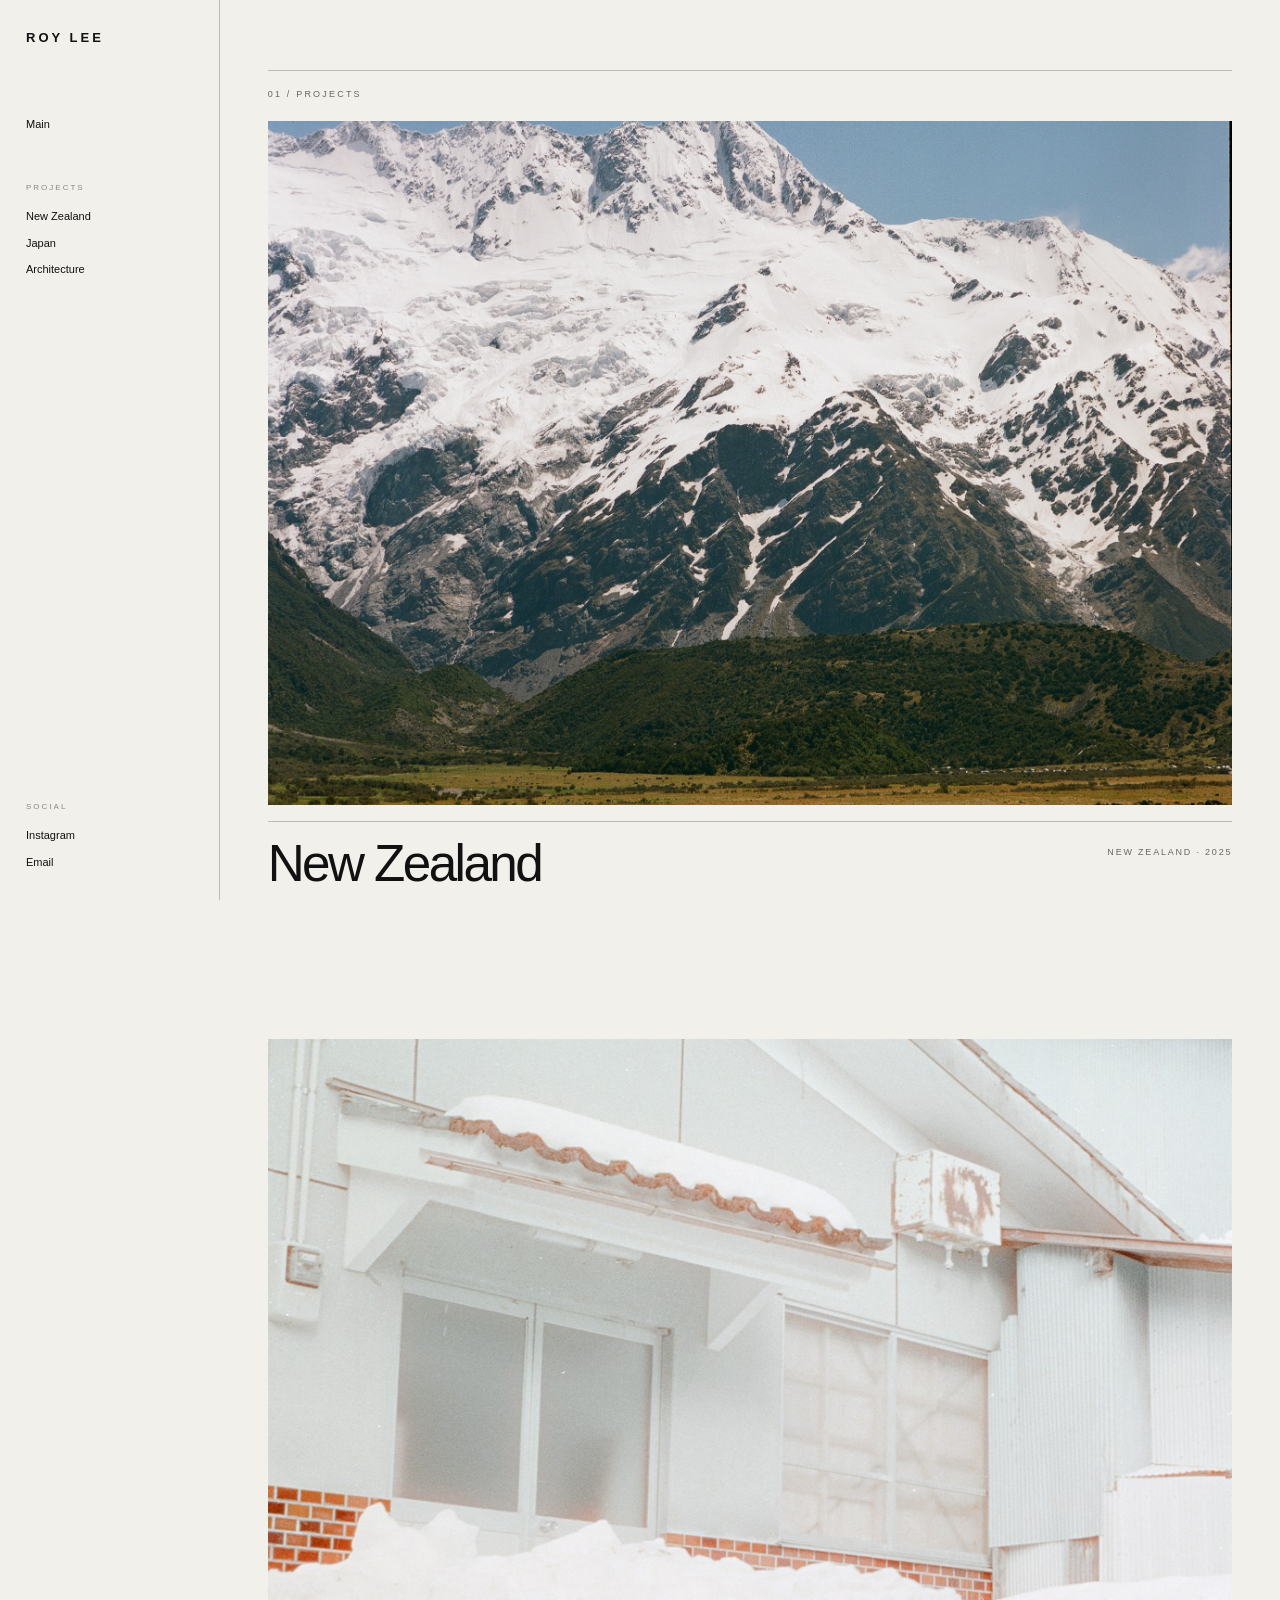
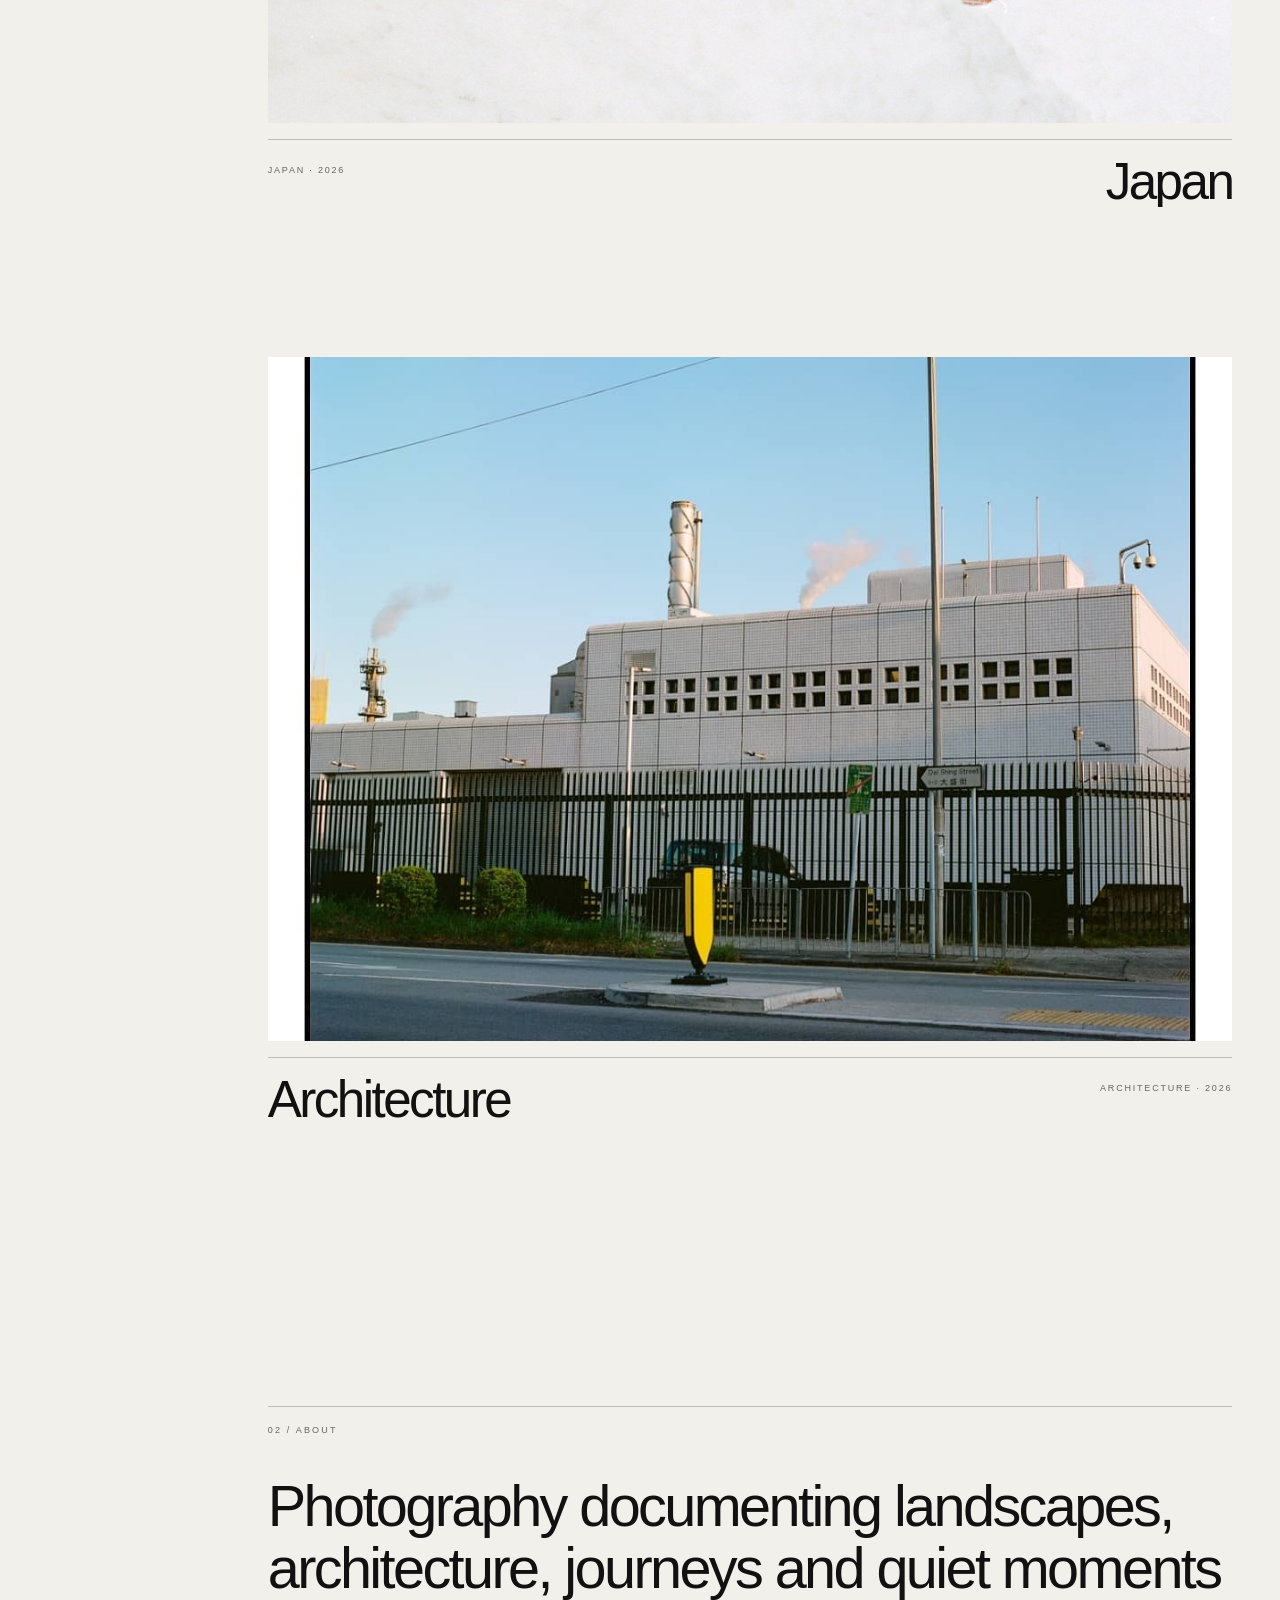
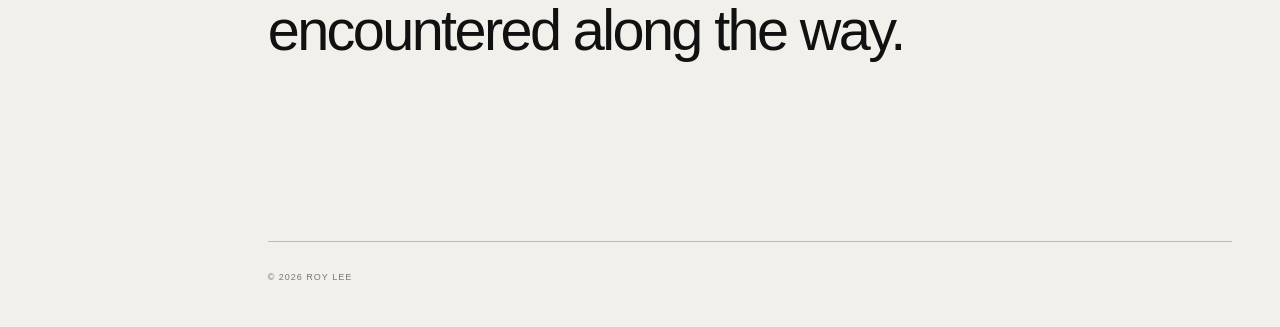
<file: index.html>
<!DOCTYPE html>
<html lang="en">

<head>
    <meta charset="UTF-8">
    <meta name="viewport" content="width=device-width, initial-scale=1.0">

    <title>Roy Lee — Photography</title>

    <link rel="stylesheet" href="style.css">
</head>

<body>

    <!-- =========================================
         SIDEBAR
    ========================================== -->

    <aside class="sidebar">

        <div class="sidebar-top">

            <a class="sidebar-logo" href="index.html">
                ROY LEE
            </a>

            <nav class="sidebar-nav">

                <a href="index.html">
                    Main
                </a>

                <span class="sidebar-label">
                    Projects
                </span>

                <a href="projects/new-zealand.html">
                    New Zealand
                </a>

                <a href="projects/japan.html">
                    Japan
                </a>

                <a href="projects/architecture.html">
                    Architecture
                </a>

            </nav>

        </div>


        <div class="sidebar-social">

            <span class="sidebar-label">
                Social
            </span>

            <a
                href="https://instagram.com/kodaek_lee"
                target="_blank"
                rel="noopener noreferrer">
                Instagram
            </a>

            <a href="mailto:roy00803@gmail.com">
                Email
            </a>

        </div>

    </aside>


    <!-- =========================================
         MAIN PAGE CONTENT
    ========================================== -->

    <div class="page-content">

        <main>


            <!-- =================================
                 PROJECTS
            ================================== -->

            <section id="projects" class="projects">


                <!-- NEW ZEALAND -->

                <a
                    class="project-card"
                    href="projects/new-zealand.html">

                    <img
                        src="images/new-zealand/000025940006.jpg"
                        alt="New Zealand">

                    <div class="project-info">

                        <h2>
                            New Zealand
                        </h2>

                        <p>
                            New Zealand · 2025
                        </p>

                    </div>

                </a>


                <!-- JAPAN -->

                <a
                    class="project-card"
                    href="projects/japan.html">

                    <img
                        src="images/japan/cover.jpg"
                        alt="Japan">

                    <div class="project-info">

                        <h2>
                            Japan
                        </h2>

                        <p>
                            Japan · 2026
                        </p>

                    </div>

                </a>


                <!-- ARCHITECTURE -->

                <a
                    class="project-card"
                    href="projects/architecture.html">

                    <img
                        src="images/architecture/18192814117136074.jpg"
                        alt="Architecture">

                    <div class="project-info">

                        <h2>
                            Architecture
                        </h2>

                        <p>
                            Architecture · 2026
                        </p>

                    </div>

                </a>


            </section>


            <!-- =================================
                 ABOUT
            ================================== -->

            <section id="about" class="about">

                <h2>
                    About
                </h2>

                <p>
                    Photography documenting landscapes,
                    architecture, journeys and quiet moments
                    encountered along the way.
                </p>

            </section>

        </main>


        <!-- =====================================
             FOOTER
        ====================================== -->

        <footer>

            <p>
                © 2026 Roy Lee
            </p>

        </footer>

    </div>

</body>

</html>
</file>
<file: style.css>
/* =========================================
   RESET
========================================= */

* {
    margin: 0;
    padding: 0;
    box-sizing: border-box;
}

html {
    scroll-behavior: smooth;
}

body {
    font-family: Arial, Helvetica, sans-serif;

    background: #f2f0ea;
    color: #111;

    -webkit-font-smoothing: antialiased;

    overflow-x: hidden;

    animation: pageFadeIn 0.55s ease both;
}

@keyframes pageFadeIn {
    from {
        opacity: 0;
    }

    to {
        opacity: 1;
    }
}


/* =========================================
   SIDEBAR
========================================= */

.sidebar {
    position: fixed;
    top: 0;
    left: 0;

    width: 220px;
    height: 100vh;

    padding: 30px 26px;

    display: flex;
    flex-direction: column;
    justify-content: space-between;

    background: #f2f0ea;

    border-right: 1px solid #bbb;

    z-index: 1000;
}

.sidebar-top {
    width: 100%;
}

.sidebar-logo {
    display: block;

    margin-bottom: 72px;

    color: #111;
    text-decoration: none;

    font-size: 13px;
    font-weight: 600;

    letter-spacing: 3px;

    transition:
        opacity 0.25s ease,
        transform 0.25s ease;
}

.sidebar-logo:hover {
    opacity: 0.55;
}

.sidebar-nav,
.sidebar-social {
    display: flex;
    flex-direction: column;
    align-items: flex-start;

    gap: 11px;
}

.sidebar-label {
    display: block;

    margin-top: 26px;
    margin-bottom: 6px;

    font-size: 8px;

    text-transform: uppercase;

    letter-spacing: 2px;

    color: #888;
}

.sidebar-nav > a:first-child {
    margin-bottom: 14px;
}

.sidebar-nav a,
.sidebar-social a {
    color: #111;
    text-decoration: none;

    font-size: 11px;
    line-height: 1.4;

    transition:
        opacity 0.25s ease,
        transform 0.25s ease;
}

.sidebar-nav a:hover,
.sidebar-social a:hover {
    opacity: 0.48;

    transform: translateX(4px);
}


/* =========================================
   PAGE CONTENT
========================================= */

.page-content {
    margin-left: 220px;
}


/* =========================================
   HERO
   Kept for compatibility if needed later
========================================= */

.hero {
    min-height: 78vh;

    padding: 7vh 4.5% 11vh;

    display: grid;

    grid-template-columns: 3fr 1fr;

    align-items: end;
}

.hero h1 {
    max-width: 1250px;

    font-size: clamp(70px, 9vw, 155px);

    font-weight: 400;

    line-height: 0.82;

    letter-spacing: -0.075em;
}

.hero p {
    max-width: 300px;

    justify-self: end;

    margin-bottom: 18px;

    font-size: 13px;

    line-height: 1.7;

    color: #666;
}


/* =========================================
   PROJECTS
========================================= */

.projects {
    width: 91%;

    margin: 0 auto;

    padding-top: 70px;
    padding-bottom: 150px;
}

.projects::before {
    content: "01 / PROJECTS";

    display: block;

    margin-bottom: 22px;

    padding-top: 18px;

    border-top: 1px solid #bbb;

    font-size: 9px;

    letter-spacing: 2.2px;

    color: #666;
}

.project-card {
    display: block;

    margin-bottom: 150px;

    color: #111;

    text-decoration: none;

    overflow: hidden;
}

.project-card:last-child {
    margin-bottom: 0;
}


/* alternating homepage project information */

.project-card:nth-of-type(even) .project-info {
    grid-template-columns: 1fr 2fr;
}

.project-card:nth-of-type(even) .project-info h2 {
    grid-column: 2;

    text-align: right;
}

.project-card:nth-of-type(even) .project-info p {
    grid-column: 1;
    grid-row: 1;

    text-align: left;
}


.project-card img {
    width: 100%;

    height: min(76vh, 900px);

    object-fit: cover;

    display: block;

    transition:
        transform 0.8s cubic-bezier(0.22, 1, 0.36, 1),
        filter 0.5s ease;
}

.project-card:hover img {
    transform: scale(1.012);

    filter: brightness(0.96);
}

.project-info {
    margin-top: 16px;

    padding-top: 16px;

    border-top: 1px solid #bbb;

    display: grid;

    grid-template-columns: 2fr 1fr;

    align-items: start;
}

.project-info h2 {
    font-size: clamp(36px, 4vw, 60px);

    font-weight: 400;

    line-height: 1;

    letter-spacing: -0.05em;
}

.project-info p {
    padding-top: 9px;

    text-align: right;

    font-size: 9px;

    text-transform: uppercase;

    letter-spacing: 1.8px;

    color: #666;
}


/* =========================================
   ABOUT
========================================= */

.about {
    max-width: 1200px;

    padding: 130px 4.5% 180px;
}

.about::before {
    content: "02 / ABOUT";

    display: block;

    margin-bottom: 40px;

    padding-top: 18px;

    border-top: 1px solid #bbb;

    font-size: 9px;

    letter-spacing: 2.2px;

    color: #666;
}

.about h2 {
    display: none;
}

.about p {
    max-width: 1000px;

    font-size: clamp(34px, 4.5vw, 66px);

    font-weight: 400;

    line-height: 1.08;

    letter-spacing: -0.045em;
}


/* =========================================
   FOOTER
========================================= */

footer {
    width: 91%;

    margin: 0 auto;

    padding: 30px 0 45px;

    border-top: 1px solid #bbb;
}

footer p {
    font-size: 9px;

    letter-spacing: 1px;

    text-transform: uppercase;

    color: #777;
}


/* =========================================
   ALBUM INTRO
========================================= */

.album-intro {
    min-height: 58vh;

    padding: 8vh 4.5% 9vh;

    display: grid;

    grid-template-columns: 3fr 1fr;

    align-items: end;
}

.album-location {
    grid-column: 2;

    font-size: 9px;

    text-transform: uppercase;

    letter-spacing: 2px;

    color: #666;
}

.album-intro h1 {
    grid-column: 1;

    font-size: clamp(72px, 10vw, 155px);

    font-weight: 400;

    line-height: 0.84;

    letter-spacing: -0.07em;
}

.album-description {
    grid-column: 2;

    max-width: 320px;

    margin-top: 35px;

    font-size: 13px;

    line-height: 1.7;

    color: #666;
}


/* =========================================
   GALLERY
   3-COLUMN VERTICAL EDITORIAL / MASONRY
========================================= */

.gallery {
    width: 92%;

    margin: 0 auto;

    display: block !important;

    column-count: 3;

    column-gap: 34px;
}


/*
   IMPORTANT:

   All 3 columns have the same width.

   The photographs keep their natural
   aspect ratios, so variation happens
   vertically rather than horizontally.
*/

.gallery img,
.gallery .gallery-image {
    width: 100% !important;

    height: auto !important;

    display: block;

    margin: 0 0 34px 0 !important;

    object-fit: contain;

    aspect-ratio: auto !important;

    break-inside: avoid;

    -webkit-column-break-inside: avoid;

    grid-column: auto !important;
    grid-row: auto !important;

    cursor: zoom-in;

    transition:
        transform 0.45s cubic-bezier(0.22, 1, 0.36, 1),
        filter 0.35s ease,
        opacity 0.35s ease;

    will-change: transform;
}

.gallery img:hover,
.gallery .gallery-image:hover {
    transform: scale(1.008);

    filter: brightness(0.97);
}


/* =========================================
   ALBUM FOOTER
========================================= */

.album-footer {
    width: 91%;

    margin: 120px auto 90px;

    padding-top: 20px;

    border-top: 1px solid #bbb;
}

.album-footer a {
    color: #111;

    text-decoration: none;

    font-size: 10px;

    text-transform: uppercase;

    letter-spacing: 1.5px;

    transition:
        opacity 0.25s ease,
        transform 0.25s ease;
}

.album-footer a:hover {
    opacity: 0.5;
}


/* =========================================
   LIGHTBOX — WARM WHITE
========================================= */

.lightbox {
    position: fixed;

    inset: 0;

    z-index: 9999;

    background: rgba(242, 240, 234, 0.985);

    display: flex;

    align-items: center;

    justify-content: center;

    opacity: 0;

    visibility: hidden;

    transition:
        opacity 0.35s ease,
        visibility 0.35s ease;
}

.lightbox.active {
    opacity: 1;

    visibility: visible;
}

.lightbox img {
    max-width: 92vw;

    max-height: 90vh;

    width: auto;

    height: auto;

    object-fit: contain;

    user-select: none;

    opacity: 0;

    transform: scale(0.985);

    transition:
        opacity 0.35s ease,
        transform 0.45s cubic-bezier(0.22, 1, 0.36, 1);
}

.lightbox.active img {
    opacity: 1;

    transform: scale(1);
}


/* =========================================
   LIGHTBOX CLOSE
========================================= */

.lightbox-close {
    position: absolute;

    top: 24px;

    right: 30px;

    z-index: 10001;

    padding: 8px;

    border: 0;

    background: transparent;

    color: #111;

    font-family: Arial, Helvetica, sans-serif;

    font-size: 34px;

    font-weight: 300;

    line-height: 1;

    cursor: pointer;

    opacity: 0.5;

    transition:
        opacity 0.22s ease,
        transform 0.22s ease;
}

.lightbox-close:hover {
    opacity: 1;

    transform: scale(1.05);
}


/* =========================================
   LIGHTBOX ARROWS
========================================= */

.lightbox-prev,
.lightbox-next {
    position: absolute;

    top: 50%;

    z-index: 10001;

    transform: translateY(-50%);

    padding: 15px;

    border: 0;

    background: transparent;

    color: #111;

    font-family: Arial, Helvetica, sans-serif;

    font-size: 28px;

    font-weight: 300;

    cursor: pointer;

    opacity: 0.38;

    transition:
        opacity 0.22s ease,
        transform 0.22s ease;
}

.lightbox-prev:hover,
.lightbox-next:hover {
    opacity: 1;
}

.lightbox-prev {
    left: 22px;
}

.lightbox-next {
    right: 22px;
}

.lightbox-prev:hover {
    transform: translate(-4px, -50%);
}

.lightbox-next:hover {
    transform: translate(4px, -50%);
}


/* =========================================
   TABLET
========================================= */

@media (max-width: 1000px) {

    .sidebar {
        width: 185px;

        padding: 26px 22px;
    }

    .page-content {
        margin-left: 185px;
    }

    .hero h1 {
        font-size: clamp(64px, 9vw, 120px);
    }

    .gallery {
        width: 92%;

        column-count: 3;

        column-gap: 24px;
    }

    .gallery img,
    .gallery .gallery-image {
        margin-bottom: 24px !important;
    }
}


/* =========================================
   SMALL TABLET
========================================= */

@media (max-width: 850px) {

    .gallery {
        width: 92%;

        column-count: 2;

        column-gap: 24px;
    }

    .gallery img,
    .gallery .gallery-image {
        margin-bottom: 24px !important;
    }
}


/* =========================================
   MOBILE
========================================= */

@media (max-width: 700px) {

    body {
        overflow-x: hidden;
    }


    /* SIDEBAR → TOP BAR */

    .sidebar {
        position: relative;

        width: 100%;

        height: auto;

        padding: 20px 6%;

        border-right: none;

        border-bottom: 1px solid #bbb;

        display: flex;

        flex-direction: row;

        justify-content: space-between;

        align-items: center;
    }

    .sidebar-top {
        width: auto;
    }

    .sidebar-logo {
        margin-bottom: 0;

        font-size: 12px;
    }

    .sidebar-nav,
    .sidebar-social {
        display: none;
    }

    .page-content {
        margin-left: 0;
    }


    /* HERO */

    .hero {
        min-height: 68vh;

        padding: 70px 6% 90px;

        display: block;
    }

    .hero h1 {
        font-size: clamp(58px, 18vw, 100px);

        line-height: 0.88;

        letter-spacing: -0.065em;
    }

    .hero p {
        max-width: 320px;

        margin: 40px 0 0;
    }


    /* PROJECTS */

    .projects {
        width: 88%;

        padding-top: 50px;
        padding-bottom: 100px;
    }

    .project-card {
        margin-bottom: 80px;
    }

    .project-card:last-child {
        margin-bottom: 0;
    }

    .project-card:nth-of-type(even) .project-info h2,
    .project-card:nth-of-type(even) .project-info p {
        text-align: left;
    }

    .project-card img {
        height: auto;

        aspect-ratio: 4 / 5;

        object-fit: cover;
    }

    .project-info {
        display: block;
    }

    .project-info h2 {
        font-size: 36px;
    }

    .project-info p {
        margin-top: 8px;

        padding: 0;

        text-align: left;
    }


    /* ABOUT */

    .about {
        padding: 80px 6% 120px;
    }

    .about p {
        font-size: 34px;
    }


    /* ALBUM */

    .album-intro {
        min-height: auto;

        padding: 70px 6% 80px;

        display: block;
    }

    .album-location {
        margin-bottom: 25px;
    }

    .album-intro h1 {
        font-size: clamp(58px, 18vw, 100px);
    }

    .album-description {
        margin-top: 35px;
    }


    /* GALLERY */

    .gallery {
        width: 90%;

        column-count: 1;

        column-gap: 0;
    }

    .gallery img,
    .gallery .gallery-image {
        width: 100% !important;

        height: auto !important;

        margin-bottom: 22px !important;

        aspect-ratio: auto !important;

        object-fit: contain;
    }


    /* FOOTERS */

    footer {
        width: 88%;
    }

    .album-footer {
        width: 88%;

        margin-top: 80px;
    }


    /* LIGHTBOX */

    .lightbox img {
        max-width: 96vw;

        max-height: 84vh;
    }

    .lightbox-close {
        top: 14px;

        right: 14px;

        font-size: 30px;
    }

    .lightbox-prev,
    .lightbox-next {
        top: auto;

        bottom: 24px;

        transform: none;

        font-size: 26px;
    }

    .lightbox-prev {
        left: 22px;
    }

    .lightbox-next {
        right: 22px;
    }

    .lightbox-prev:hover,
    .lightbox-next:hover {
        transform: none;
    }
}


/* =========================================
   REDUCED MOTION ACCESSIBILITY
========================================= */

@media (prefers-reduced-motion: reduce) {

    *,
    *::before,
    *::after {
        animation-duration: 0.01ms !important;

        animation-iteration-count: 1 !important;

        transition-duration: 0.01ms !important;

        scroll-behavior: auto !important;
    }
}
</file>
